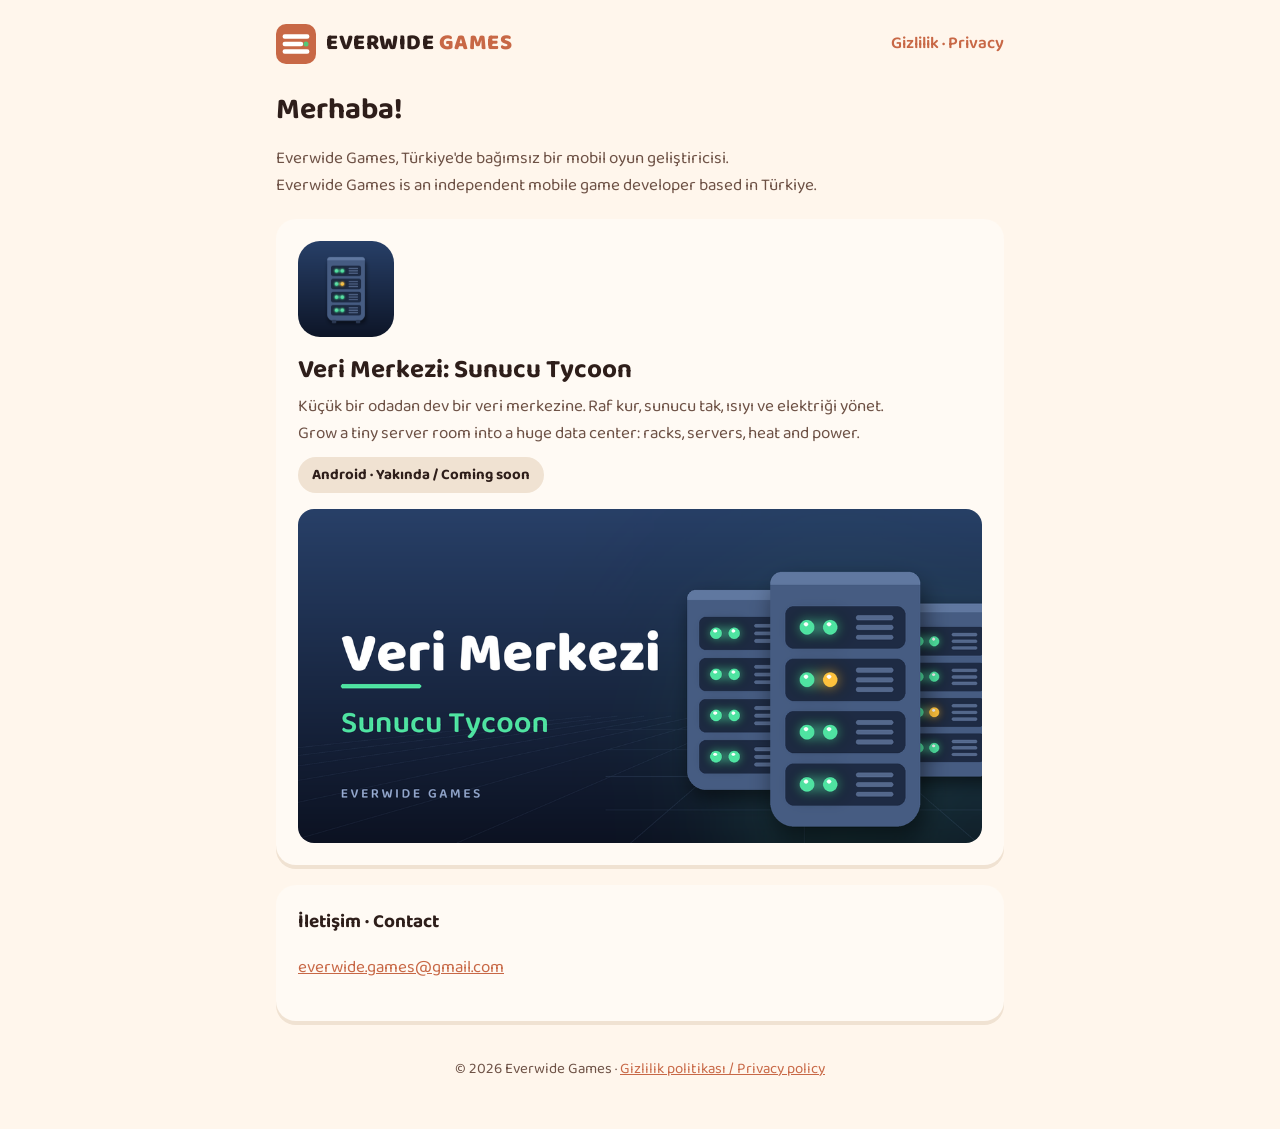
<file: index.html>
<!doctype html>
<html lang="tr">
<head>
<meta charset="utf-8">
<meta name="viewport" content="width=device-width, initial-scale=1">
<title>Everwide Games</title>
<meta name="description" content="Everwide Games — Türkiye'den bağımsız mobil oyun geliştiricisi. Veri Merkezi: Sunucu Tycoon.">
<link rel="icon" href="logo.svg" type="image/svg+xml">
<link rel="preconnect" href="https://fonts.googleapis.com">
<link rel="preconnect" href="https://fonts.gstatic.com" crossorigin>
<link href="https://fonts.googleapis.com/css2?family=Baloo+2:wght@400;600;800&display=swap" rel="stylesheet">
<link rel="stylesheet" href="style.css">
</head>
<body>
<div class="wrap">
  <header class="top">
    <a class="logo" href="./"><img src="logo.svg" alt="" width="40" height="40"><b>EVERWIDE <span>GAMES</span></b></a>
    <nav><a href="privacy/">Gizlilik · Privacy</a></nav>
  </header>

  <h1>Merhaba!</h1>
  <p class="muted">Everwide Games, Türkiye'de bağımsız bir mobil oyun geliştiricisi.<br>
  Everwide Games is an independent mobile game developer based in Türkiye.</p>

  <section class="card">
    <div class="game">
      <img src="img/icon.png" alt="Veri Merkezi simgesi" width="96" height="96">
      <div>
        <h2>Veri Merkezi: Sunucu Tycoon</h2>
        <p>Küçük bir odadan dev bir veri merkezine. Raf kur, sunucu tak, ısıyı ve elektriği yönet.<br>
        Grow a tiny server room into a huge data center: racks, servers, heat and power.</p>
        <span class="pill">Android · Yakında / Coming soon</span>
      </div>
    </div>
    <img class="banner" src="img/banner.png" alt="Veri Merkezi tanıtım görseli" width="1024" height="500">
  </section>

  <section class="card">
    <h3 style="margin-top:0">İletişim · Contact</h3>
    <p><a href="mailto:everwide.games@gmail.com">everwide.games@gmail.com</a></p>
  </section>

  <footer>© 2026 Everwide Games · <a href="privacy/">Gizlilik politikası / Privacy policy</a></footer>
</div>
</body>
</html>
</file>
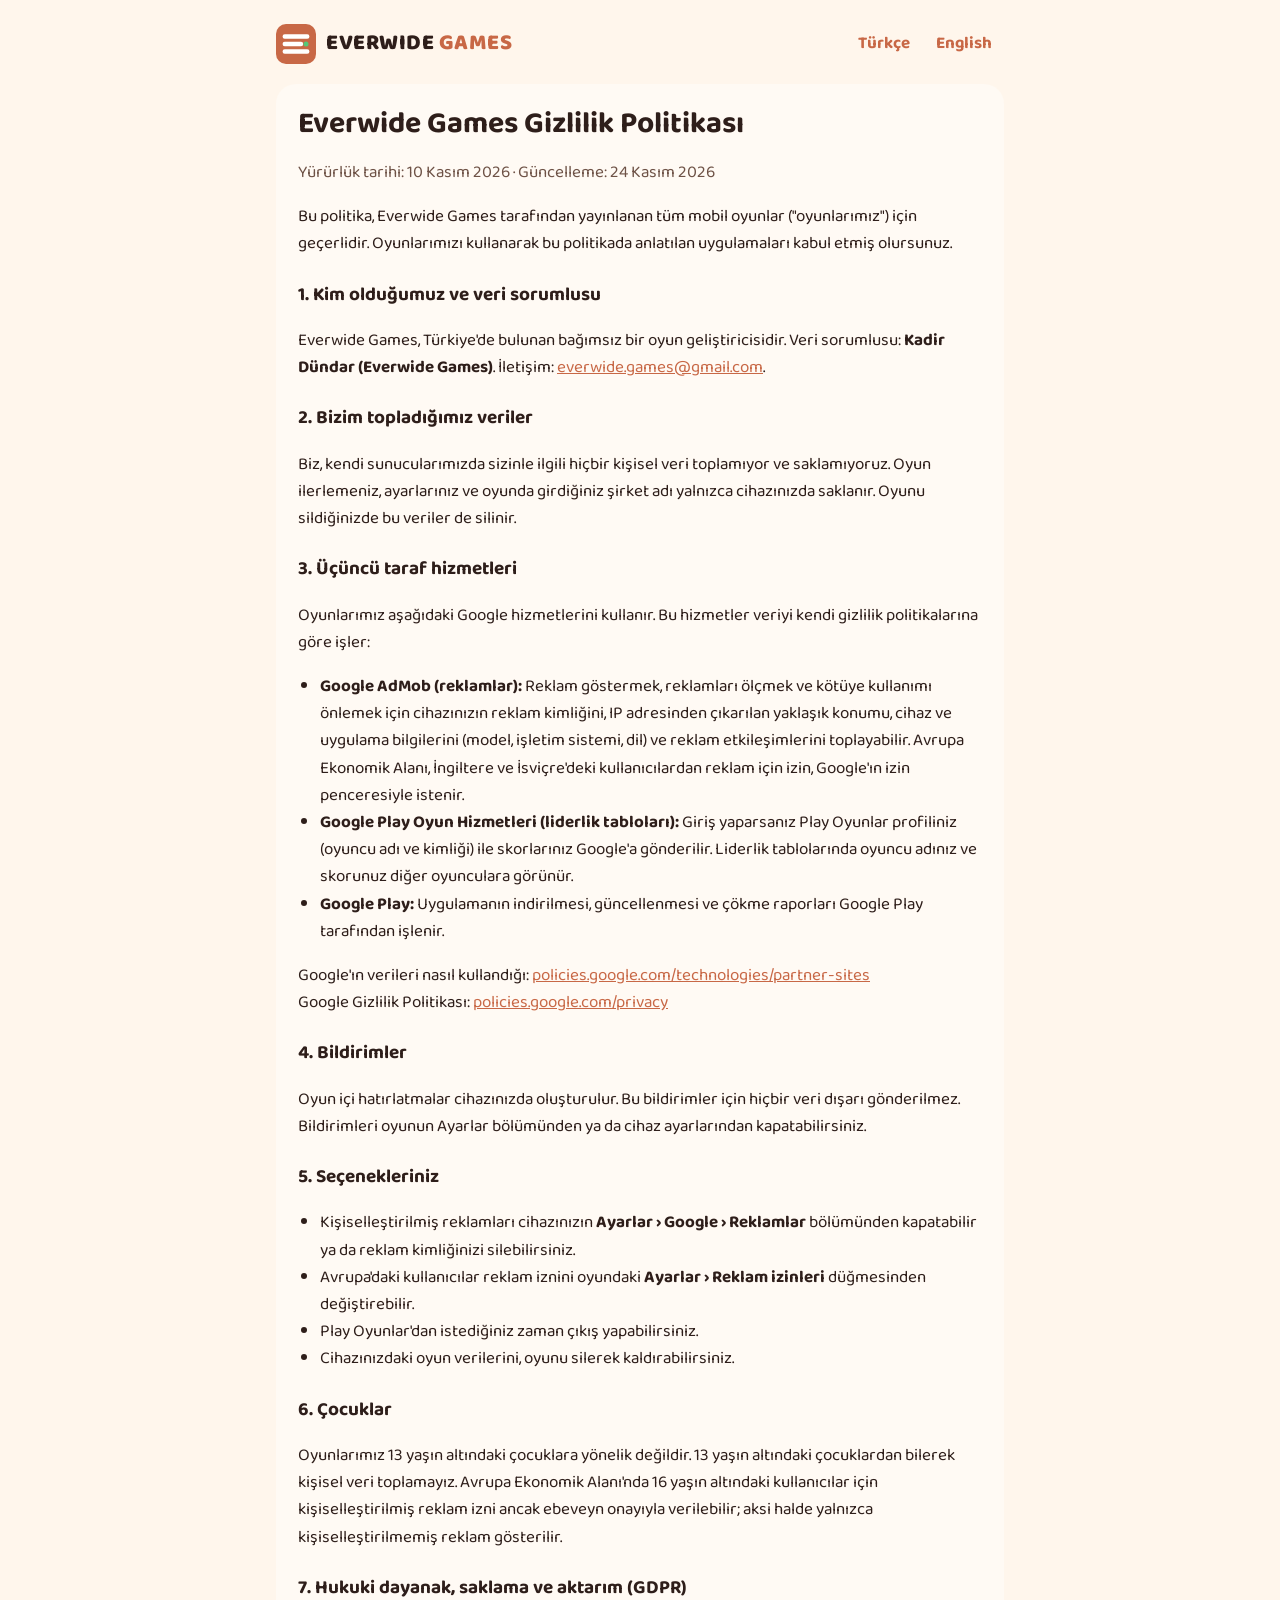
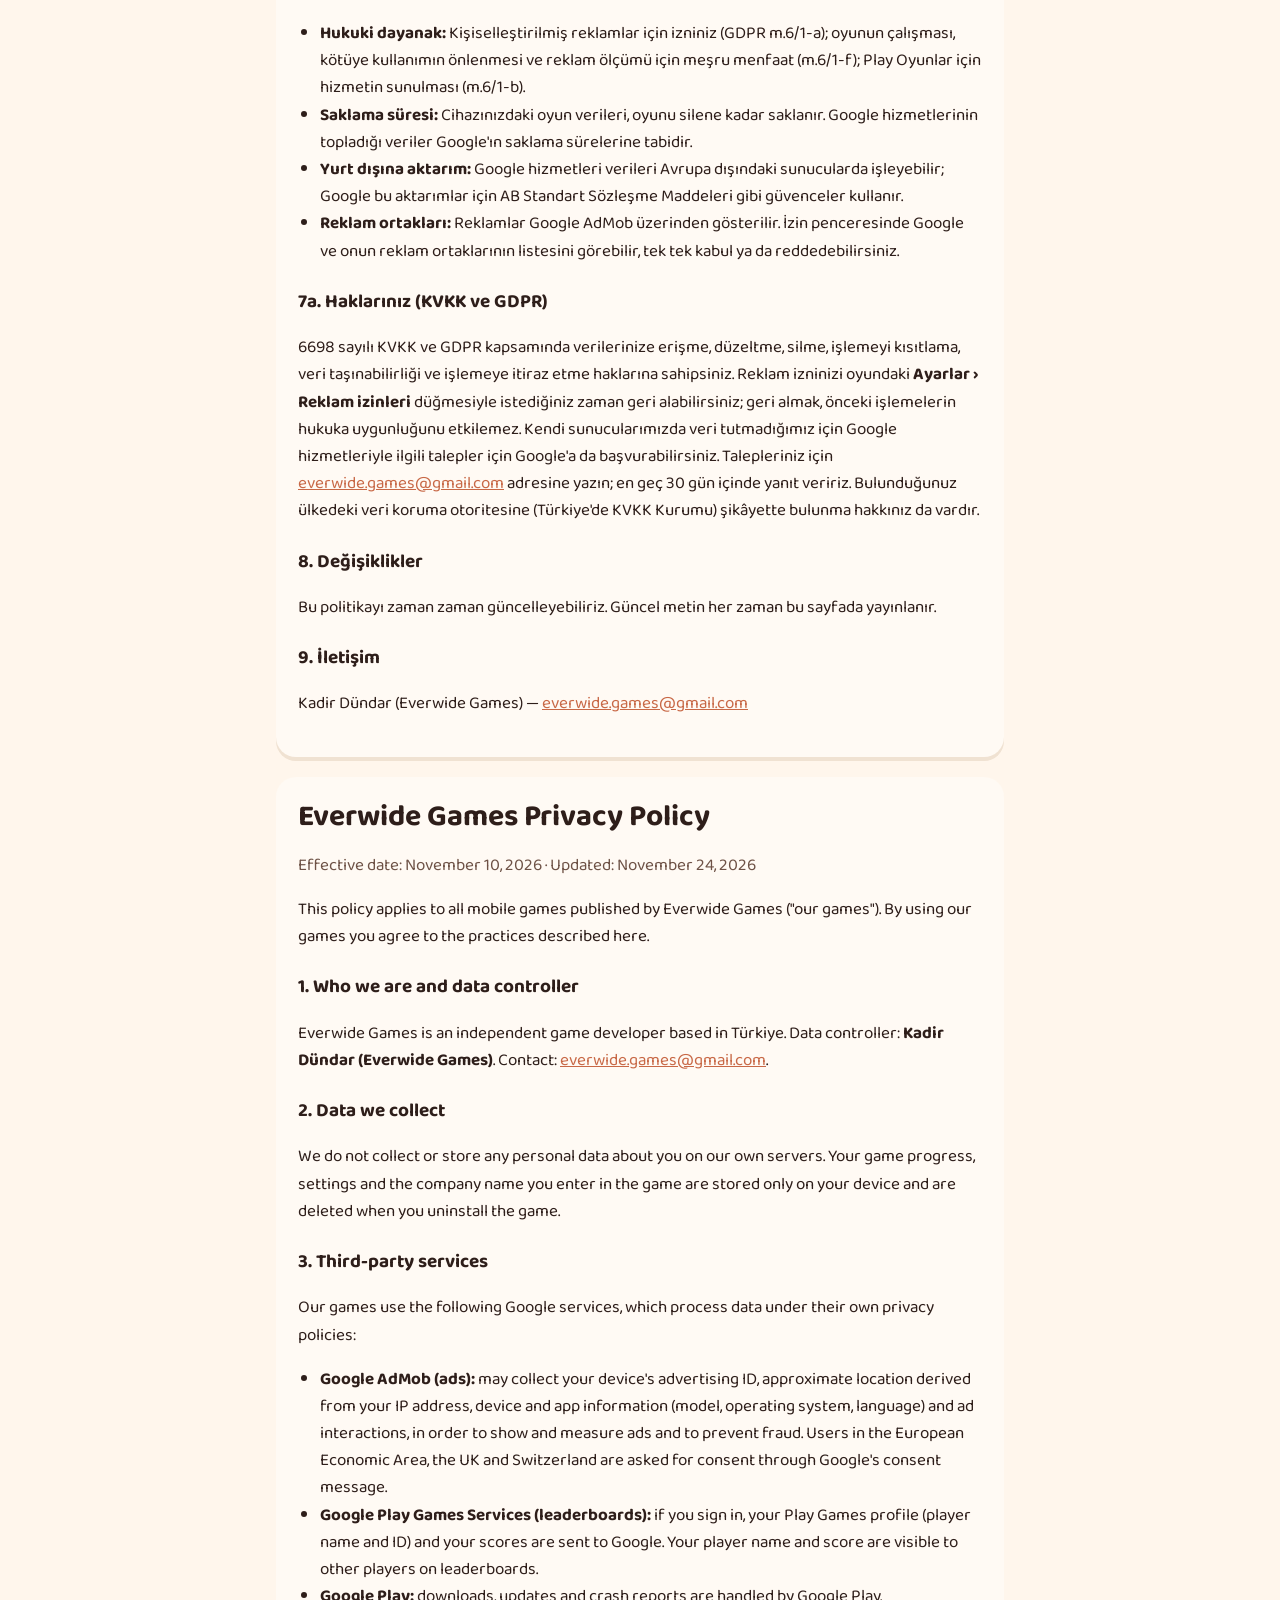
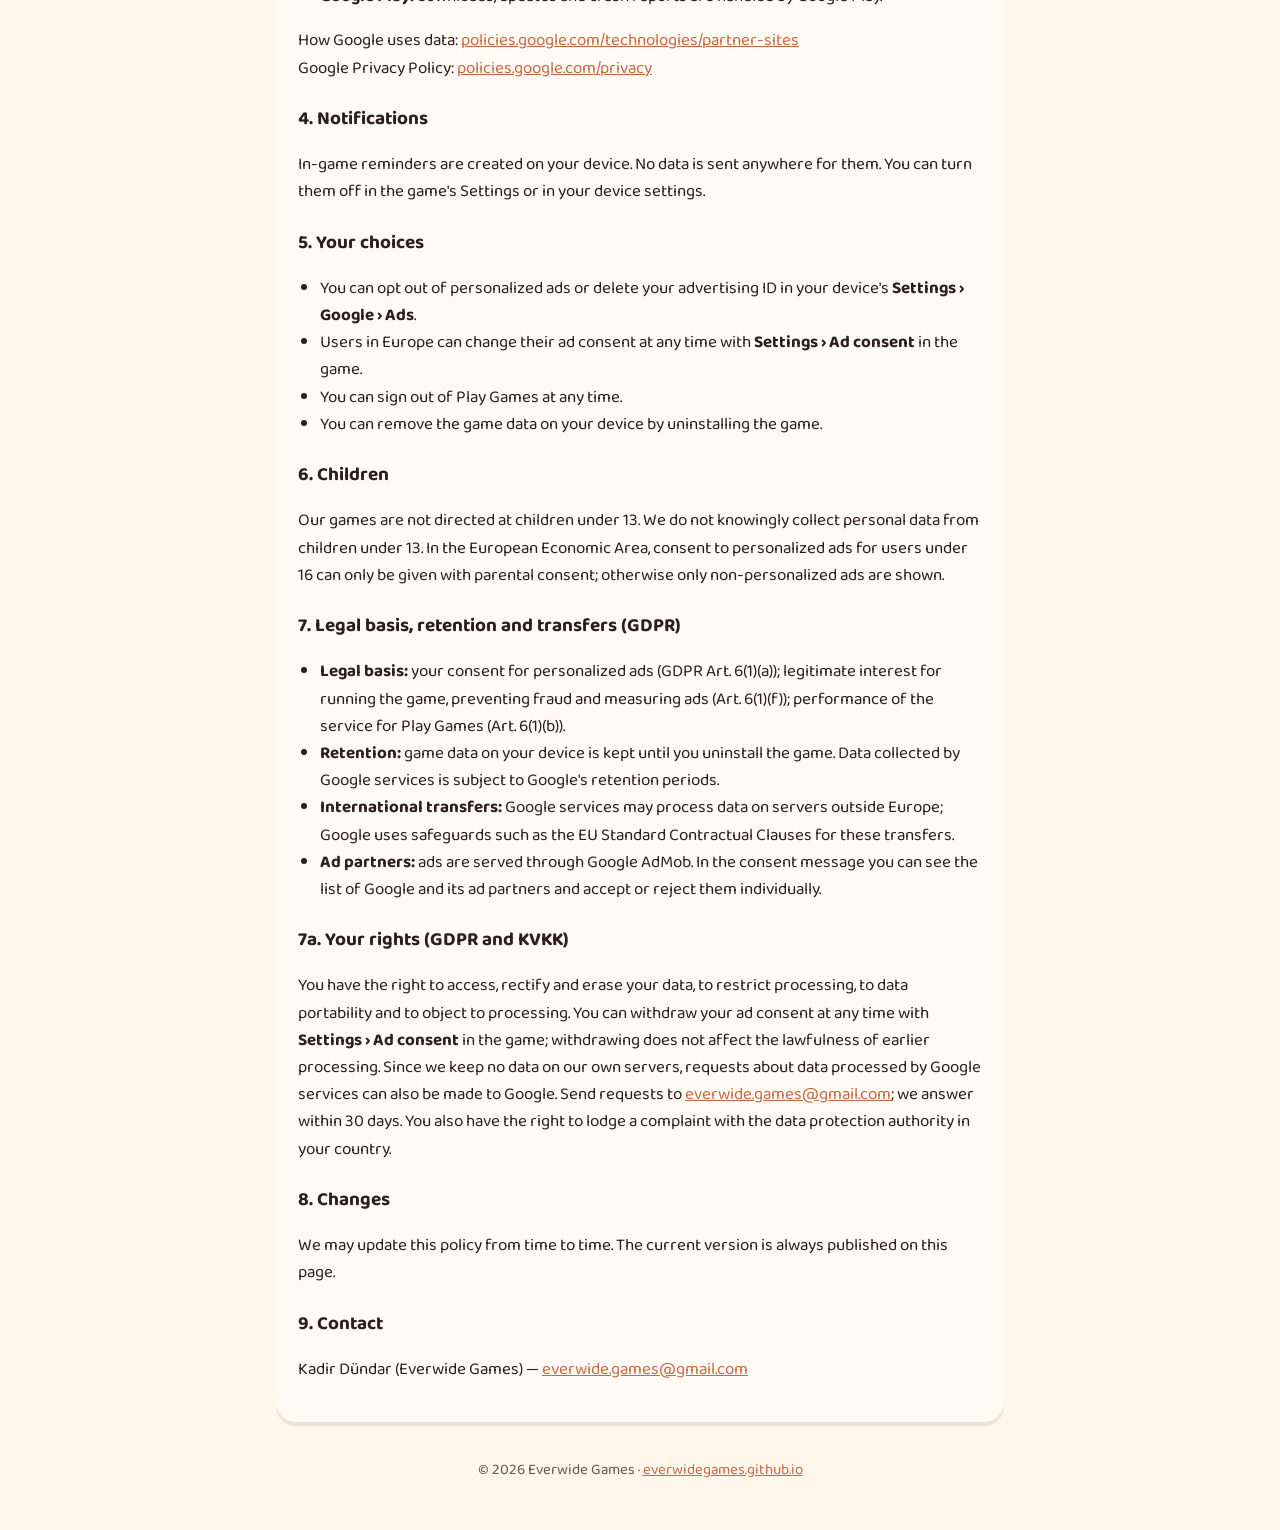
<file: privacy/index.html>
<!doctype html>
<html lang="tr">
<head>
<meta charset="utf-8">
<meta name="viewport" content="width=device-width, initial-scale=1">
<title>Gizlilik Politikası · Privacy Policy — Everwide Games</title>
<link rel="icon" href="../logo.svg" type="image/svg+xml">
<link rel="preconnect" href="https://fonts.googleapis.com">
<link rel="preconnect" href="https://fonts.gstatic.com" crossorigin>
<link href="https://fonts.googleapis.com/css2?family=Baloo+2:wght@400;600;800&display=swap" rel="stylesheet">
<link rel="stylesheet" href="../style.css">
</head>
<body>
<div class="wrap">
  <header class="top">
    <a class="logo" href="../"><img src="../logo.svg" alt="" width="40" height="40"><b>EVERWIDE <span>GAMES</span></b></a>
    <nav class="lang"><a href="#tr">Türkçe</a><a href="#en">English</a></nav>
  </header>

  <article class="card" id="tr" lang="tr">
    <h1 style="margin-top:0">Everwide Games Gizlilik Politikası</h1>
    <p class="muted">Yürürlük tarihi: 10 Kasım 2026 · Güncelleme: 24 Kasım 2026</p>
    <p>Bu politika, Everwide Games tarafından yayınlanan tüm mobil oyunlar ("oyunlarımız") için geçerlidir. Oyunlarımızı kullanarak bu politikada anlatılan uygulamaları kabul etmiş olursunuz.</p>

    <h3>1. Kim olduğumuz ve veri sorumlusu</h3>
    <p>Everwide Games, Türkiye'de bulunan bağımsız bir oyun geliştiricisidir. Veri sorumlusu: <b>Kadir Dündar (Everwide Games)</b>. İletişim: <a href="mailto:everwide.games@gmail.com">everwide.games@gmail.com</a>.</p>

    <h3>2. Bizim topladığımız veriler</h3>
    <p>Biz, kendi sunucularımızda sizinle ilgili hiçbir kişisel veri toplamıyor ve saklamıyoruz. Oyun ilerlemeniz, ayarlarınız ve oyunda girdiğiniz şirket adı yalnızca cihazınızda saklanır. Oyunu sildiğinizde bu veriler de silinir.</p>

    <h3>3. Üçüncü taraf hizmetleri</h3>
    <p>Oyunlarımız aşağıdaki Google hizmetlerini kullanır. Bu hizmetler veriyi kendi gizlilik politikalarına göre işler:</p>
    <ul>
      <li><b>Google AdMob (reklamlar):</b> Reklam göstermek, reklamları ölçmek ve kötüye kullanımı önlemek için cihazınızın reklam kimliğini, IP adresinden çıkarılan yaklaşık konumu, cihaz ve uygulama bilgilerini (model, işletim sistemi, dil) ve reklam etkileşimlerini toplayabilir. Avrupa Ekonomik Alanı, İngiltere ve İsviçre'deki kullanıcılardan reklam için izin, Google'ın izin penceresiyle istenir.</li>
      <li><b>Google Play Oyun Hizmetleri (liderlik tabloları):</b> Giriş yaparsanız Play Oyunlar profiliniz (oyuncu adı ve kimliği) ile skorlarınız Google'a gönderilir. Liderlik tablolarında oyuncu adınız ve skorunuz diğer oyunculara görünür.</li>
      <li><b>Google Play:</b> Uygulamanın indirilmesi, güncellenmesi ve çökme raporları Google Play tarafından işlenir.</li>
    </ul>
    <p>Google'ın verileri nasıl kullandığı: <a href="https://policies.google.com/technologies/partner-sites">policies.google.com/technologies/partner-sites</a><br>
    Google Gizlilik Politikası: <a href="https://policies.google.com/privacy">policies.google.com/privacy</a></p>

    <h3>4. Bildirimler</h3>
    <p>Oyun içi hatırlatmalar cihazınızda oluşturulur. Bu bildirimler için hiçbir veri dışarı gönderilmez. Bildirimleri oyunun Ayarlar bölümünden ya da cihaz ayarlarından kapatabilirsiniz.</p>

    <h3>5. Seçenekleriniz</h3>
    <ul>
      <li>Kişiselleştirilmiş reklamları cihazınızın <b>Ayarlar › Google › Reklamlar</b> bölümünden kapatabilir ya da reklam kimliğinizi silebilirsiniz.</li>
      <li>Avrupa'daki kullanıcılar reklam iznini oyundaki <b>Ayarlar › Reklam izinleri</b> düğmesinden değiştirebilir.</li>
      <li>Play Oyunlar'dan istediğiniz zaman çıkış yapabilirsiniz.</li>
      <li>Cihazınızdaki oyun verilerini, oyunu silerek kaldırabilirsiniz.</li>
    </ul>

    <h3>6. Çocuklar</h3>
    <p>Oyunlarımız 13 yaşın altındaki çocuklara yönelik değildir. 13 yaşın altındaki çocuklardan bilerek kişisel veri toplamayız. Avrupa Ekonomik Alanı'nda 16 yaşın altındaki kullanıcılar için kişiselleştirilmiş reklam izni ancak ebeveyn onayıyla verilebilir; aksi halde yalnızca kişiselleştirilmemiş reklam gösterilir.</p>

    <h3>7. Hukuki dayanak, saklama ve aktarım (GDPR)</h3>
    <ul>
      <li><b>Hukuki dayanak:</b> Kişiselleştirilmiş reklamlar için izniniz (GDPR m.6/1-a); oyunun çalışması, kötüye kullanımın önlenmesi ve reklam ölçümü için meşru menfaat (m.6/1-f); Play Oyunlar için hizmetin sunulması (m.6/1-b).</li>
      <li><b>Saklama süresi:</b> Cihazınızdaki oyun verileri, oyunu silene kadar saklanır. Google hizmetlerinin topladığı veriler Google'ın saklama sürelerine tabidir.</li>
      <li><b>Yurt dışına aktarım:</b> Google hizmetleri verileri Avrupa dışındaki sunucularda işleyebilir; Google bu aktarımlar için AB Standart Sözleşme Maddeleri gibi güvenceler kullanır.</li>
      <li><b>Reklam ortakları:</b> Reklamlar Google AdMob üzerinden gösterilir. İzin penceresinde Google ve onun reklam ortaklarının listesini görebilir, tek tek kabul ya da reddedebilirsiniz.</li>
    </ul>

    <h3>7a. Haklarınız (KVKK ve GDPR)</h3>
    <p>6698 sayılı KVKK ve GDPR kapsamında verilerinize erişme, düzeltme, silme, işlemeyi kısıtlama, veri taşınabilirliği ve işlemeye itiraz etme haklarına sahipsiniz. Reklam izninizi oyundaki <b>Ayarlar › Reklam izinleri</b> düğmesiyle istediğiniz zaman geri alabilirsiniz; geri almak, önceki işlemelerin hukuka uygunluğunu etkilemez. Kendi sunucularımızda veri tutmadığımız için Google hizmetleriyle ilgili talepler için Google'a da başvurabilirsiniz. Talepleriniz için <a href="mailto:everwide.games@gmail.com">everwide.games@gmail.com</a> adresine yazın; en geç 30 gün içinde yanıt veririz. Bulunduğunuz ülkedeki veri koruma otoritesine (Türkiye'de KVKK Kurumu) şikâyette bulunma hakkınız da vardır.</p>

    <h3>8. Değişiklikler</h3>
    <p>Bu politikayı zaman zaman güncelleyebiliriz. Güncel metin her zaman bu sayfada yayınlanır.</p>

    <h3>9. İletişim</h3>
    <p>Kadir Dündar (Everwide Games) — <a href="mailto:everwide.games@gmail.com">everwide.games@gmail.com</a></p>
  </article>

  <article class="card" id="en" lang="en">
    <h1 style="margin-top:0">Everwide Games Privacy Policy</h1>
    <p class="muted">Effective date: November 10, 2026 · Updated: November 24, 2026</p>
    <p>This policy applies to all mobile games published by Everwide Games ("our games"). By using our games you agree to the practices described here.</p>

    <h3>1. Who we are and data controller</h3>
    <p>Everwide Games is an independent game developer based in Türkiye. Data controller: <b>Kadir Dündar (Everwide Games)</b>. Contact: <a href="mailto:everwide.games@gmail.com">everwide.games@gmail.com</a>.</p>

    <h3>2. Data we collect</h3>
    <p>We do not collect or store any personal data about you on our own servers. Your game progress, settings and the company name you enter in the game are stored only on your device and are deleted when you uninstall the game.</p>

    <h3>3. Third-party services</h3>
    <p>Our games use the following Google services, which process data under their own privacy policies:</p>
    <ul>
      <li><b>Google AdMob (ads):</b> may collect your device's advertising ID, approximate location derived from your IP address, device and app information (model, operating system, language) and ad interactions, in order to show and measure ads and to prevent fraud. Users in the European Economic Area, the UK and Switzerland are asked for consent through Google's consent message.</li>
      <li><b>Google Play Games Services (leaderboards):</b> if you sign in, your Play Games profile (player name and ID) and your scores are sent to Google. Your player name and score are visible to other players on leaderboards.</li>
      <li><b>Google Play:</b> downloads, updates and crash reports are handled by Google Play.</li>
    </ul>
    <p>How Google uses data: <a href="https://policies.google.com/technologies/partner-sites">policies.google.com/technologies/partner-sites</a><br>
    Google Privacy Policy: <a href="https://policies.google.com/privacy">policies.google.com/privacy</a></p>

    <h3>4. Notifications</h3>
    <p>In-game reminders are created on your device. No data is sent anywhere for them. You can turn them off in the game's Settings or in your device settings.</p>

    <h3>5. Your choices</h3>
    <ul>
      <li>You can opt out of personalized ads or delete your advertising ID in your device's <b>Settings › Google › Ads</b>.</li>
      <li>Users in Europe can change their ad consent at any time with <b>Settings › Ad consent</b> in the game.</li>
      <li>You can sign out of Play Games at any time.</li>
      <li>You can remove the game data on your device by uninstalling the game.</li>
    </ul>

    <h3>6. Children</h3>
    <p>Our games are not directed at children under 13. We do not knowingly collect personal data from children under 13. In the European Economic Area, consent to personalized ads for users under 16 can only be given with parental consent; otherwise only non-personalized ads are shown.</p>

    <h3>7. Legal basis, retention and transfers (GDPR)</h3>
    <ul>
      <li><b>Legal basis:</b> your consent for personalized ads (GDPR Art. 6(1)(a)); legitimate interest for running the game, preventing fraud and measuring ads (Art. 6(1)(f)); performance of the service for Play Games (Art. 6(1)(b)).</li>
      <li><b>Retention:</b> game data on your device is kept until you uninstall the game. Data collected by Google services is subject to Google's retention periods.</li>
      <li><b>International transfers:</b> Google services may process data on servers outside Europe; Google uses safeguards such as the EU Standard Contractual Clauses for these transfers.</li>
      <li><b>Ad partners:</b> ads are served through Google AdMob. In the consent message you can see the list of Google and its ad partners and accept or reject them individually.</li>
    </ul>

    <h3>7a. Your rights (GDPR and KVKK)</h3>
    <p>You have the right to access, rectify and erase your data, to restrict processing, to data portability and to object to processing. You can withdraw your ad consent at any time with <b>Settings › Ad consent</b> in the game; withdrawing does not affect the lawfulness of earlier processing. Since we keep no data on our own servers, requests about data processed by Google services can also be made to Google. Send requests to <a href="mailto:everwide.games@gmail.com">everwide.games@gmail.com</a>; we answer within 30 days. You also have the right to lodge a complaint with the data protection authority in your country.</p>

    <h3>8. Changes</h3>
    <p>We may update this policy from time to time. The current version is always published on this page.</p>

    <h3>9. Contact</h3>
    <p>Kadir Dündar (Everwide Games) — <a href="mailto:everwide.games@gmail.com">everwide.games@gmail.com</a></p>
  </article>

  <footer>© 2026 Everwide Games · <a href="../">everwidegames.github.io</a></footer>
</div>
</body>
</html>
</file>
<file: style.css>
:root {
  --bg: #fff6ec;
  --card: #fffaf4;
  --card2: #f0e2d2;
  --ink: #2e1e1a;
  --dim: #6e5246;
  --accent: #c86846;
  --purple: #b078f0;
  --green: #56c878;
  --blue: #54aaf0;
}
@media (prefers-color-scheme: dark) {
  :root {
    --bg: #241a2c;
    --card: #362a40;
    --card2: #463752;
    --ink: #f6f0fa;
    --dim: #ccc2dc;
    --accent: #c08ce8;
  }
}
* { box-sizing: border-box; }
html { -webkit-text-size-adjust: 100%; }
body {
  margin: 0;
  background: var(--bg);
  color: var(--ink);
  font: 17px/1.6 "Baloo 2", system-ui, -apple-system, "Segoe UI", sans-serif;
}
a { color: var(--accent); }
.wrap { max-width: 760px; margin: 0 auto; padding: 24px 16px 48px; }
header.top { display: flex; align-items: center; justify-content: space-between; gap: 12px; flex-wrap: wrap; }
.logo { display: inline-flex; align-items: center; gap: 10px; text-decoration: none; color: var(--ink); }
.logo svg { width: 40px; height: 40px; flex: none; }
.logo b { font-size: 22px; font-weight: 800; letter-spacing: .5px; }
.logo span { color: var(--accent); }
nav a { margin-left: 14px; font-weight: 600; text-decoration: none; }
.card {
  background: var(--card);
  border-radius: 20px;
  padding: 22px;
  margin-top: 20px;
  box-shadow: 0 4px 0 var(--card2);
}
.game { display: flex; gap: 18px; align-items: center; flex-wrap: wrap; }
.game img { width: 96px; height: 96px; border-radius: 22px; flex: none; }
.game h2 { margin: 0; font-size: 26px; line-height: 1.2; }
.game p { margin: 6px 0 0; color: var(--dim); }
.banner { width: 100%; height: auto; border-radius: 16px; display: block; margin-top: 16px; }
.pill {
  display: inline-block; margin-top: 10px; padding: 6px 14px; border-radius: 999px;
  background: var(--card2); color: var(--ink); font-weight: 700; font-size: 15px;
}
h1 { font-size: 30px; line-height: 1.2; margin: 28px 0 4px; }
h3 { margin: 22px 0 4px; font-size: 19px; }
.muted { color: var(--dim); }
.lang a { font-weight: 700; margin-right: 12px; }
footer { margin-top: 36px; color: var(--dim); font-size: 15px; text-align: center; }
ul { padding-left: 22px; }
</file>
